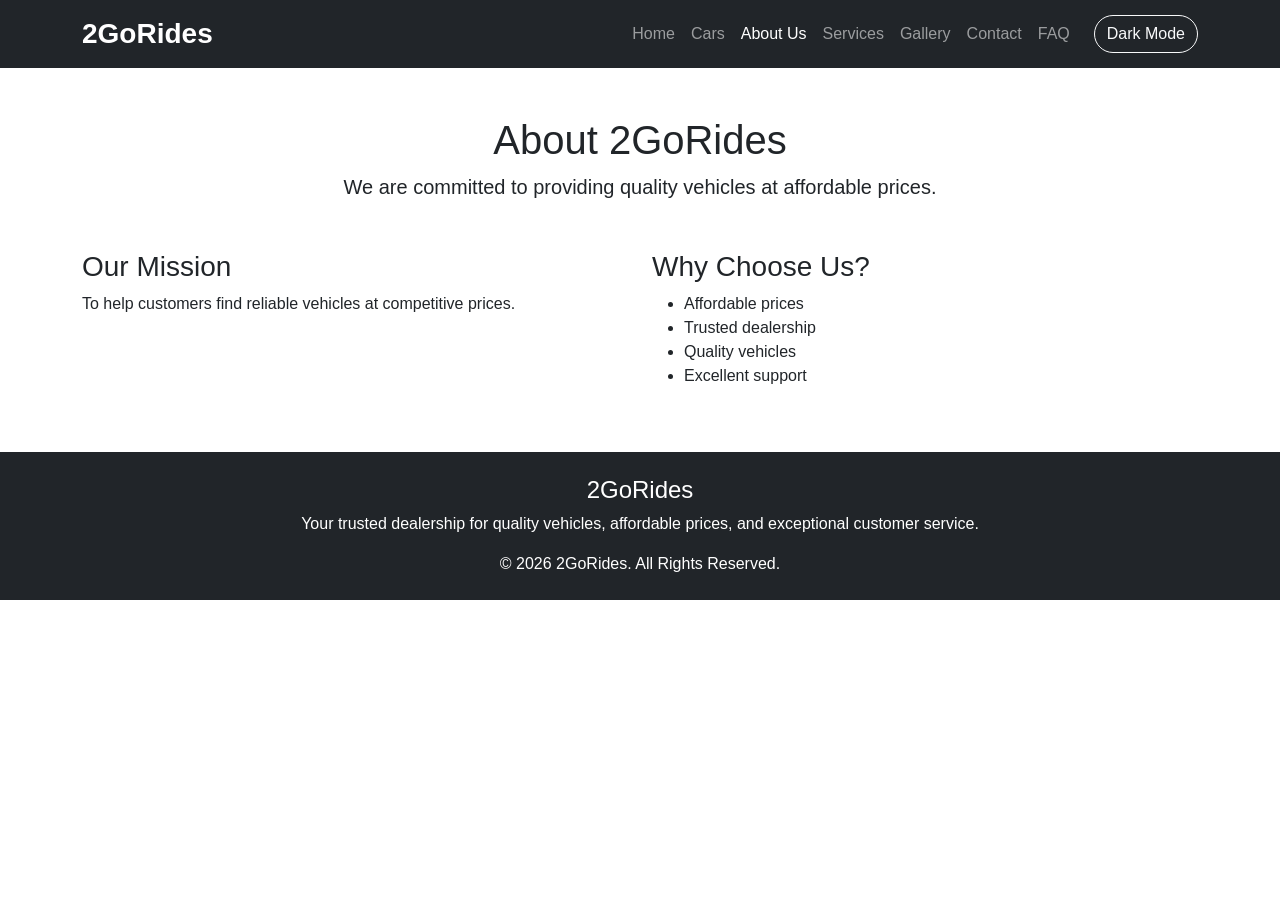
<file: about.html>
<!doctype html>
<html lang="en">
<head>
    <meta charset="utf-8">
    <meta name="viewport" content="width=device-width, initial-scale=1">
    <title>About Us</title>
    <link href="https://cdn.jsdelivr.net/npm/bootstrap@5.3.8/dist/css/bootstrap.min.css" rel="stylesheet">
    <link rel="stylesheet" href="styles.css">
</head>
<body>

<nav class="navbar navbar-expand-lg navbar-dark bg-dark">
    <div class="container">

        <a class="navbar-brand" href="index.html">2GoRides</a>

        <button class="navbar-toggler" type="button"
                data-bs-toggle="collapse"
                data-bs-target="#navbarNav">

            <span class="navbar-toggler-icon"></span>

        </button>

        <div class="collapse navbar-collapse" id="navbarNav">

            <ul class="navbar-nav ms-auto">

                <li class="nav-item">
                    <a class="nav-link" href="index.html">Home</a>
                </li>

                <li class="nav-item">
                    <a class="nav-link" href="cars.html">Cars</a>
                </li>

                <li class="nav-item">
                    <a class="nav-link active" href="about.html">About Us</a>
                </li>

                <li class="nav-item">
                    <a class="nav-link" href="services.html">Services</a>
                </li>

                <li class="nav-item">
                    <a class="nav-link" href="gallery.html">Gallery</a>
                </li>

                <li class="nav-item">
                    <a class="nav-link" href="contact.html">Contact</a>
                </li>

                <li class="nav-item">
                    <a class="nav-link"href="faq.html">FAQ</a>
                </li>


            </ul>
            <button id="darkModeBtn" class="btn btn-outline-light ms-3">
                Dark Mode
            </button>

        </div>

    </div>
</nav>


<div class="container my-5">

    <h1 class="text-center">About 2GoRides</h1>

    <p class="lead text-center">
        We are committed to providing quality vehicles at affordable prices.
    </p>
    <div class="row mt-5">

    <div class="col-md-6">
        <h3>Our Mission</h3>
        <p>
            To help customers find reliable vehicles at competitive prices.
        </p>
    </div>

    <div class="col-md-6">
        <h3>Why Choose Us?</h3>
        <ul>
            <li>Affordable prices</li>
            <li>Trusted dealership</li>
            <li>Quality vehicles</li>
            <li>Excellent support</li>
        </ul>
    </div>

</div>

</div>

<footer class="bg-dark text-white mt-5">

    <div class="container text-center py-4">

        <h4>
            2GoRides
        </h4>

        <p>

            Your trusted dealership for quality vehicles, affordable prices, and exceptional customer service.

        </p>

        <p class="mb-0">

            © 2026 2GoRides. All Rights Reserved.

        </p>

    </div>

</footer>

<script src="script.js"></script>
<script src="https://cdn.jsdelivr.net/npm/bootstrap@5.3.8/dist/js/bootstrap.bundle.min.js"></script>
</body>
</html>
</file>
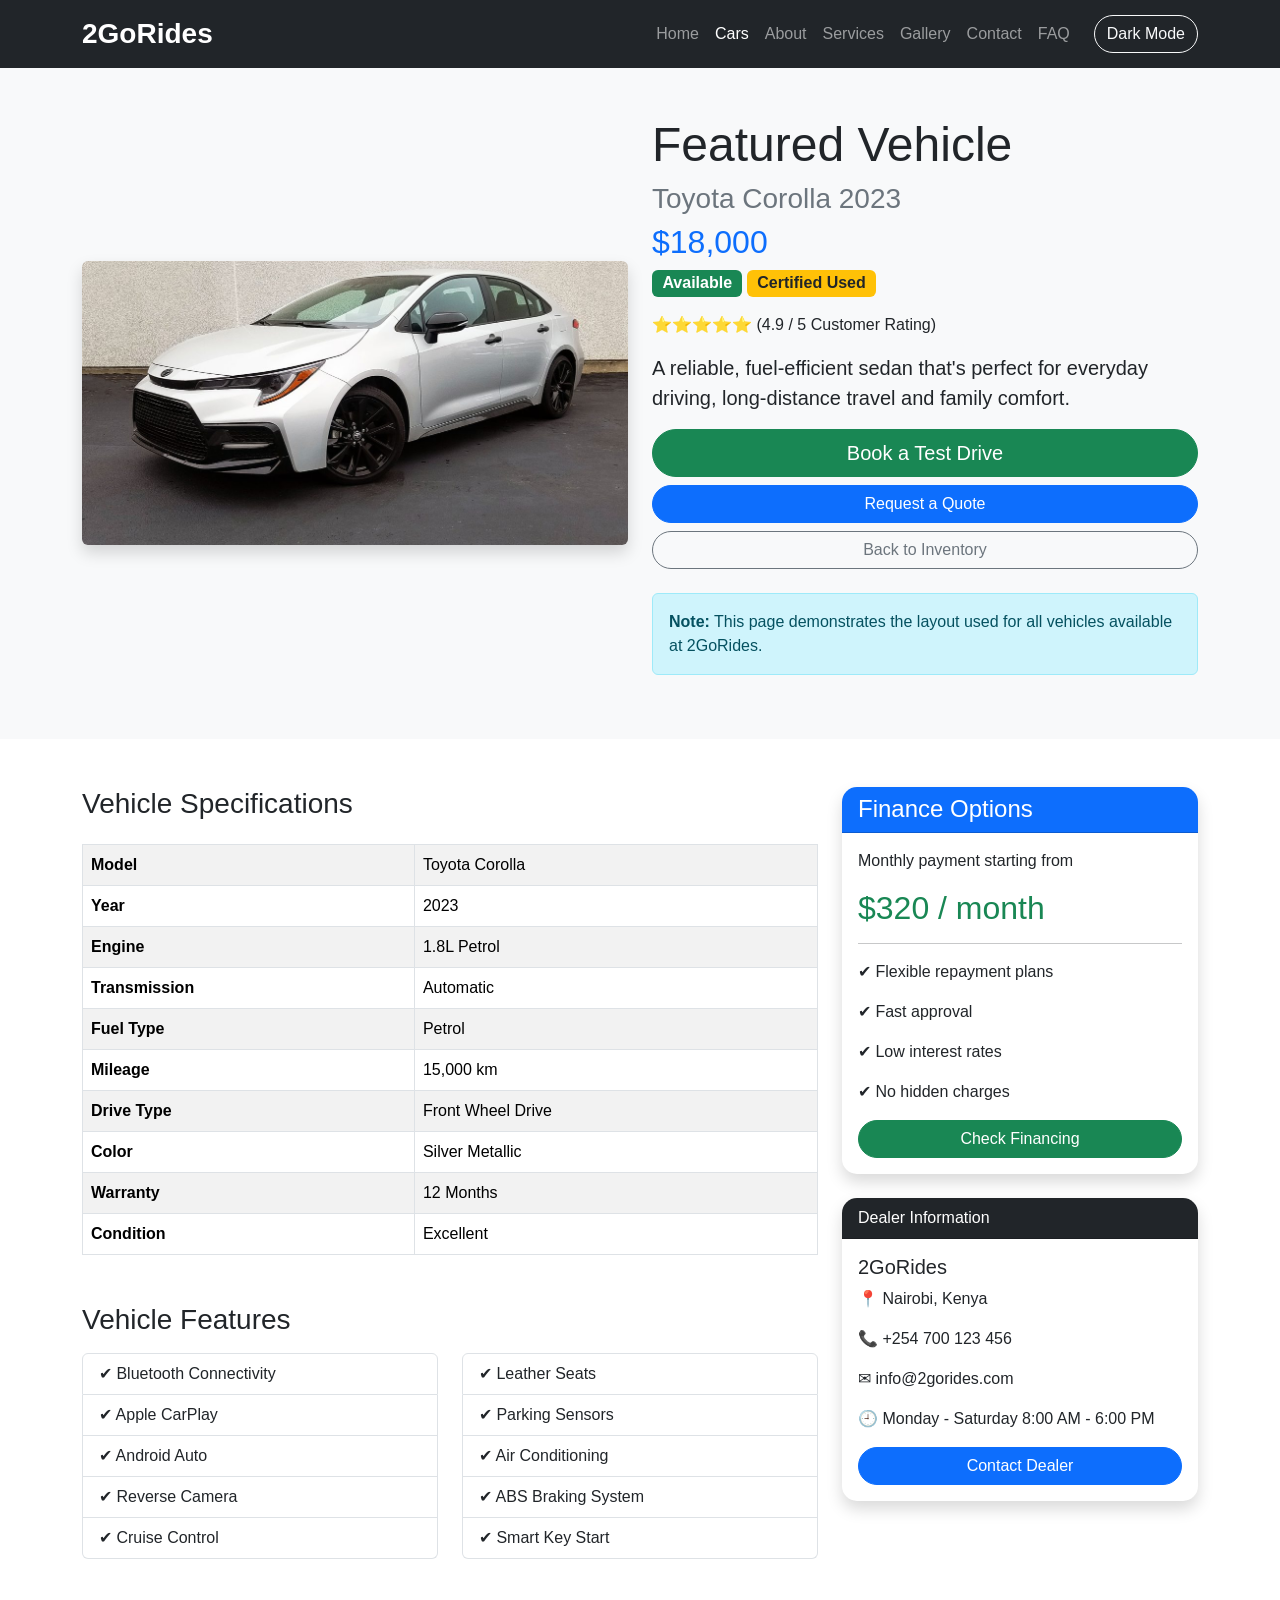
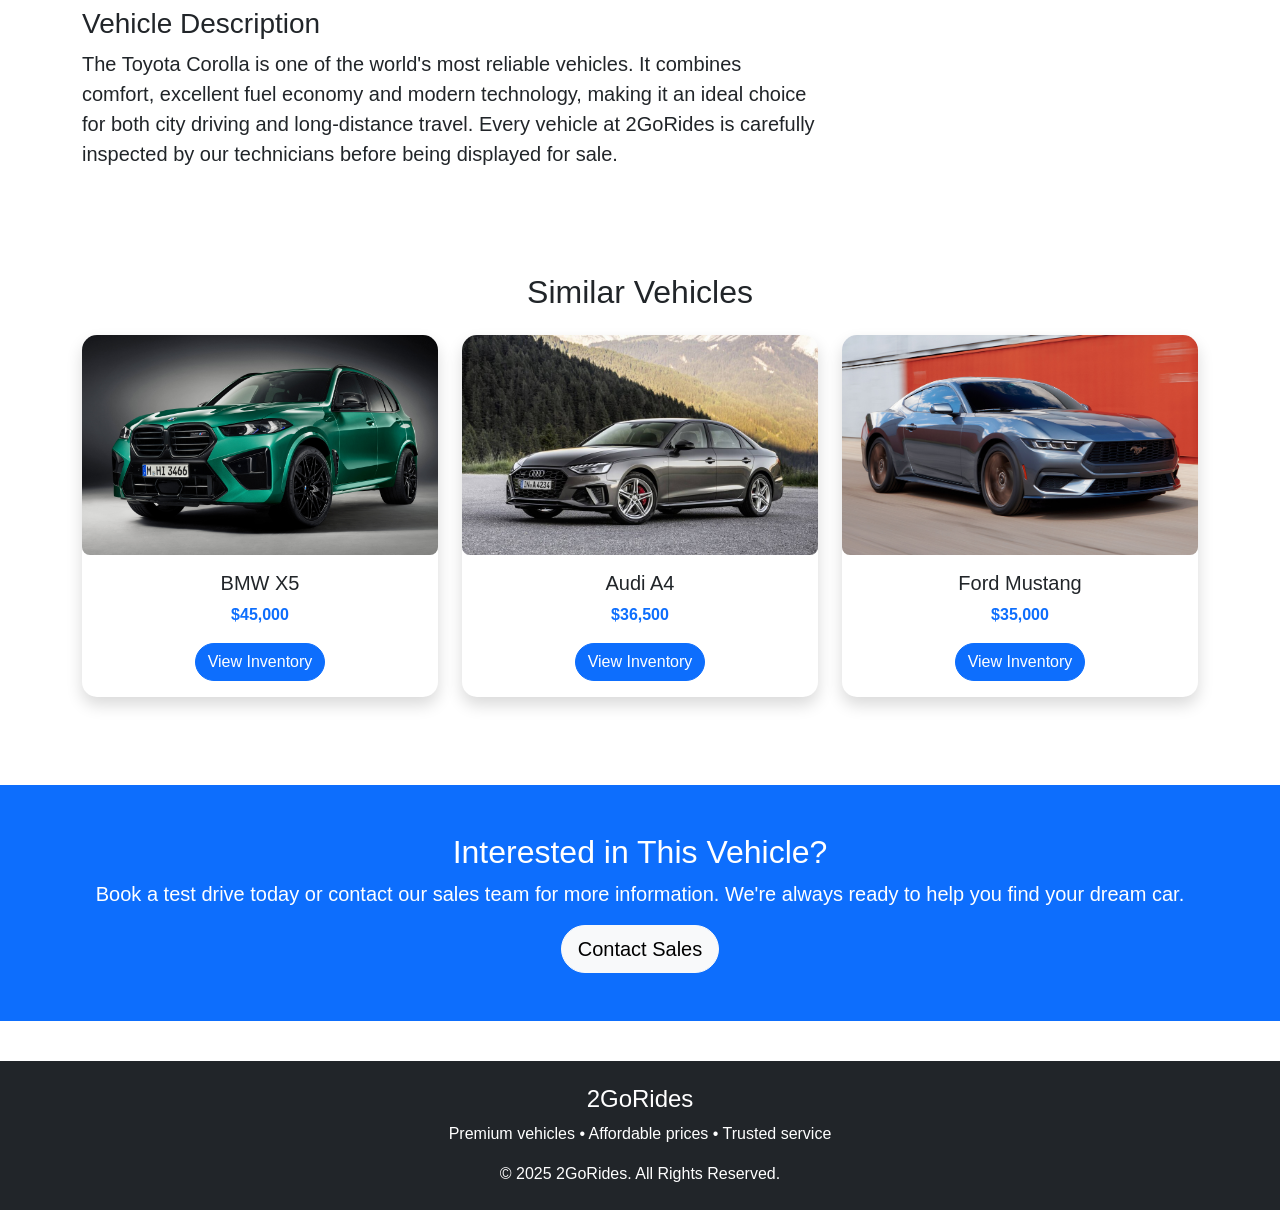
<file: car-details.html>
<!doctype html>
<html lang="en">
   <head>
      <meta charset="utf-8">
      <meta name="viewport"
         content="width=device-width, initial-scale=1">
      <title>Vehicle Details - 2GoRides</title>
      <link href="https://cdn.jsdelivr.net/npm/bootstrap@5.3.8/dist/css/bootstrap.min.css" rel="stylesheet">
      <link rel="stylesheet" href="styles.css">
   </head>
   <body>
      <nav class="navbar navbar-expand-lg navbar-dark bg-dark">
         <div class="container">
            <a class="navbar-brand" href="index.html">2GoRides</a>
            <button class="navbar-toggler" type="button" data-bs-toggle="collapse" data-bs-target="#navbarNav">
            <span class="navbar-toggler-icon"></span>
            </button>
            <div class="collapse navbar-collapse" id="navbarNav">
               <ul class="navbar-nav ms-auto">
                  <li class="nav-item">
                     <a class="nav-link" href="index.html">Home</a>
                  </li>
                  <li class="nav-item">
                     <a class="nav-link active" href="cars.html">Cars</a>
                  </li>
                  <li class="nav-item">
                     <a class="nav-link"
                        href="about.html">
                     About
                     </a>
                  </li>
                  <li class="nav-item">
                     <a class="nav-link"
                        href="services.html">
                     Services
                     </a>
                  </li>
                  <li class="nav-item">
                     <a class="nav-link"
                        href="gallery.html">
                     Gallery
                     </a>
                  </li>
                  <li class="nav-item">
                     <a class="nav-link"
                        href="contact.html">
                     Contact
                     </a>
                  </li>
                  <li class="nav-item">
                     <a class="nav-link"
                        href="faq.html">
                     FAQ
                     </a>
                  </li>
               </ul>
               <button id="darkModeBtn"
                  class="btn btn-outline-light ms-3">
               Dark Mode
               </button>
            </div>
         </div>
      </nav>
      <section class="bg-light py-5">
         <div class="container">
            <div class="row align-items-center">
               <div class="col-lg-6">
                  <img src="cars/corolla.jpg"
                     class="img-fluid rounded shadow"
                     alt="Toyota Corolla">
               </div>
               <div class="col-lg-6">
                  <h1 class="display-5">
                     Featured Vehicle
                  </h1>
                  <h3 class="text-secondary">
                     Toyota Corolla 2023
                  </h3>
                  <h2 class="text-primary">
                     $18,000
                  </h2>
                  <span class="badge bg-success fs-6">
                  Available
                  </span>
                  <span class="badge bg-warning text-dark fs-6">
                  Certified Used
                  </span>
                  <p class="mt-3">
                     ⭐⭐⭐⭐⭐ (4.9 / 5 Customer Rating)
                  </p>
                  <p class="lead">
                     A reliable, fuel-efficient sedan that's perfect for everyday driving,
                     long-distance travel and family comfort.
                  </p>
                  <div class="d-grid gap-2">
                     <a href="contact.html"
                        class="btn btn-success btn-lg">
                     Book a Test Drive
                     </a>
                     <a href="contact.html"
                        class="btn btn-primary">
                     Request a Quote
                     </a>
                     <a href="cars.html"
                        class="btn btn-outline-secondary">
                     Back to Inventory
                     </a>
                  </div>
                  <div class="alert alert-info mt-4">
                     <strong>Note:</strong>
                     This page demonstrates the layout used for all vehicles available at
                     2GoRides.
                  </div>
               </div>
            </div>
         </div>
      </section>
      <div class="container my-5">
         <div class="row">
            <div class="col-lg-8">
               <h3 class="mb-4">
                  Vehicle Specifications
               </h3>
               <table class="table table-bordered table-striped">
                  <tr>
                     <th>Model</th>
                     <td>Toyota Corolla</td>
                  </tr>
                  <tr>
                     <th>Year</th>
                     <td>2023</td>
                  </tr>
                  <tr>
                     <th>Engine</th>
                     <td>1.8L Petrol</td>
                  </tr>
                  <tr>
                     <th>Transmission</th>
                     <td>Automatic</td>
                  </tr>
                  <tr>
                     <th>Fuel Type</th>
                     <td>Petrol</td>
                  </tr>
                  <tr>
                     <th>Mileage</th>
                     <td>15,000 km</td>
                  </tr>
                  <tr>
                     <th>Drive Type</th>
                     <td>Front Wheel Drive</td>
                  </tr>
                  <tr>
                     <th>Color</th>
                     <td>Silver Metallic</td>
                  </tr>
                  <tr>
                     <th>Warranty</th>
                     <td>12 Months</td>
                  </tr>
                  <tr>
                     <th>Condition</th>
                     <td>Excellent</td>
                  </tr>
               </table>
               <h3 class="mt-5 mb-3">
                  Vehicle Features
               </h3>
               <div class="row">
                  <div class="col-md-6">
                     <ul class="list-group">
                        <li class="list-group-item">✔ Bluetooth Connectivity</li>
                        <li class="list-group-item">✔ Apple CarPlay</li>
                        <li class="list-group-item">✔ Android Auto</li>
                        <li class="list-group-item">✔ Reverse Camera</li>
                        <li class="list-group-item">✔ Cruise Control</li>
                     </ul>
                  </div>
                  <div class="col-md-6">
                     <ul class="list-group">
                        <li class="list-group-item">✔ Leather Seats</li>
                        <li class="list-group-item">✔ Parking Sensors</li>
                        <li class="list-group-item">✔ Air Conditioning</li>
                        <li class="list-group-item">✔ ABS Braking System</li>
                        <li class="list-group-item">✔ Smart Key Start</li>
                     </ul>
                  </div>
               </div>
               <h3 class="mt-5">
                  Vehicle Description
               </h3>
               <p class="lead">
                  The Toyota Corolla is one of the world's most reliable vehicles.
                  It combines comfort, excellent fuel economy and modern technology,
                  making it an ideal choice for both city driving and long-distance travel.
                  Every vehicle at 2GoRides is carefully inspected by our technicians
                  before being displayed for sale.
               </p>
            </div>
            <div class="col-lg-4">
               <div class="card shadow mb-4">
                  <div class="card-header bg-primary text-white">
                     <h4 class="mb-0">
                        Finance Options
                     </h4>
                  </div>
                  <div class="card-body">
                     <p>
                        Monthly payment starting from
                     </p>
                     <h2 class="text-success">
                        $320 / month
                     </h2>
                     <hr>
                     <p>✔ Flexible repayment plans</p>
                     <p>✔ Fast approval</p>
                     <p>✔ Low interest rates</p>
                     <p>✔ No hidden charges</p>
                     <a href="contact.html"
                        class="btn btn-success w-100">
                     Check Financing
                     </a>
                  </div>
               </div>
               <div class="card shadow">
                  <div class="card-header bg-dark text-white">
                     Dealer Information
                  </div>
                  <div class="card-body">
                     <h5>
                        2GoRides
                     </h5>
                     <p>
                        📍 Nairobi, Kenya
                     </p>
                     <p>
                        📞 +254 700 123 456
                     </p>
                     <p>
                        ✉ info@2gorides.com
                     </p>
                     <p>
                        🕘 Monday - Saturday
                        8:00 AM - 6:00 PM
                     </p>
                     <a href="contact.html"
                        class="btn btn-primary w-100">
                     Contact Dealer
                     </a>
                  </div>
               </div>
            </div>
         </div>
      </div>
      <section class="container my-5">
         <h2 class="text-center mb-4">
            Similar Vehicles
         </h2>
         <div class="row g-4">
            <div class="col-md-4">
               <div class="card h-100 shadow">
                  <img src="cars/bmw-x5.jpg"
                     class="card-img-top"
                     alt="BMW X5">
                  <div class="card-body text-center">
                     <h5>
                        BMW X5
                     </h5>
                     <p class="text-primary fw-bold">
                        $45,000
                     </p>
                     <a href="cars.html"
                        class="btn btn-primary">
                     View Inventory
                     </a>
                  </div>
               </div>
            </div>
            <div class="col-md-4">
               <div class="card h-100 shadow">
                  <img src="cars/audi-a4.jpg"
                     class="card-img-top"
                     alt="Audi A4">
                  <div class="card-body text-center">
                     <h5>
                        Audi A4
                     </h5>
                     <p class="text-primary fw-bold">
                        $36,500
                     </p>
                     <a href="cars.html"
                        class="btn btn-primary">
                     View Inventory
                     </a>
                  </div>
               </div>
            </div>
            <div class="col-md-4">
               <div class="card h-100 shadow">
                  <img src="cars/mustang.jpg"
                     class="card-img-top"
                     alt="Ford Mustang">
                  <div class="card-body text-center">
                     <h5>
                        Ford Mustang
                     </h5>
                     <p class="text-primary fw-bold">
                        $35,000
                     </p>
                     <a href="cars.html"
                        class="btn btn-primary">
                     View Inventory
                     </a>
                  </div>
               </div>
            </div>
         </div>
      </section>
      <section class="bg-primary text-white py-5">
         <div class="container text-center">
            <h2>
               Interested in This Vehicle?
            </h2>
            <p class="lead">
               Book a test drive today or contact our sales team for more information.
               We're always ready to help you find your dream car.
            </p>
            <a href="contact.html"
               class="btn btn-light btn-lg">
            Contact Sales
            </a>
         </div>
      </section>
      <footer class="bg-dark text-white">
         <div class="container text-center py-4">
            <h4>
               2GoRides
            </h4>
            <p>
               Premium vehicles • Affordable prices • Trusted service
            </p>
            <p class="mb-0">
               © 2025 2GoRides. All Rights Reserved.
            </p>
         </div>
      </footer>
      <script src="script.js"></script>
      <script src="https://cdn.jsdelivr.net/npm/bootstrap@5.3.8/dist/js/bootstrap.bundle.min.js"></script>
   </body>
</html>
</file>
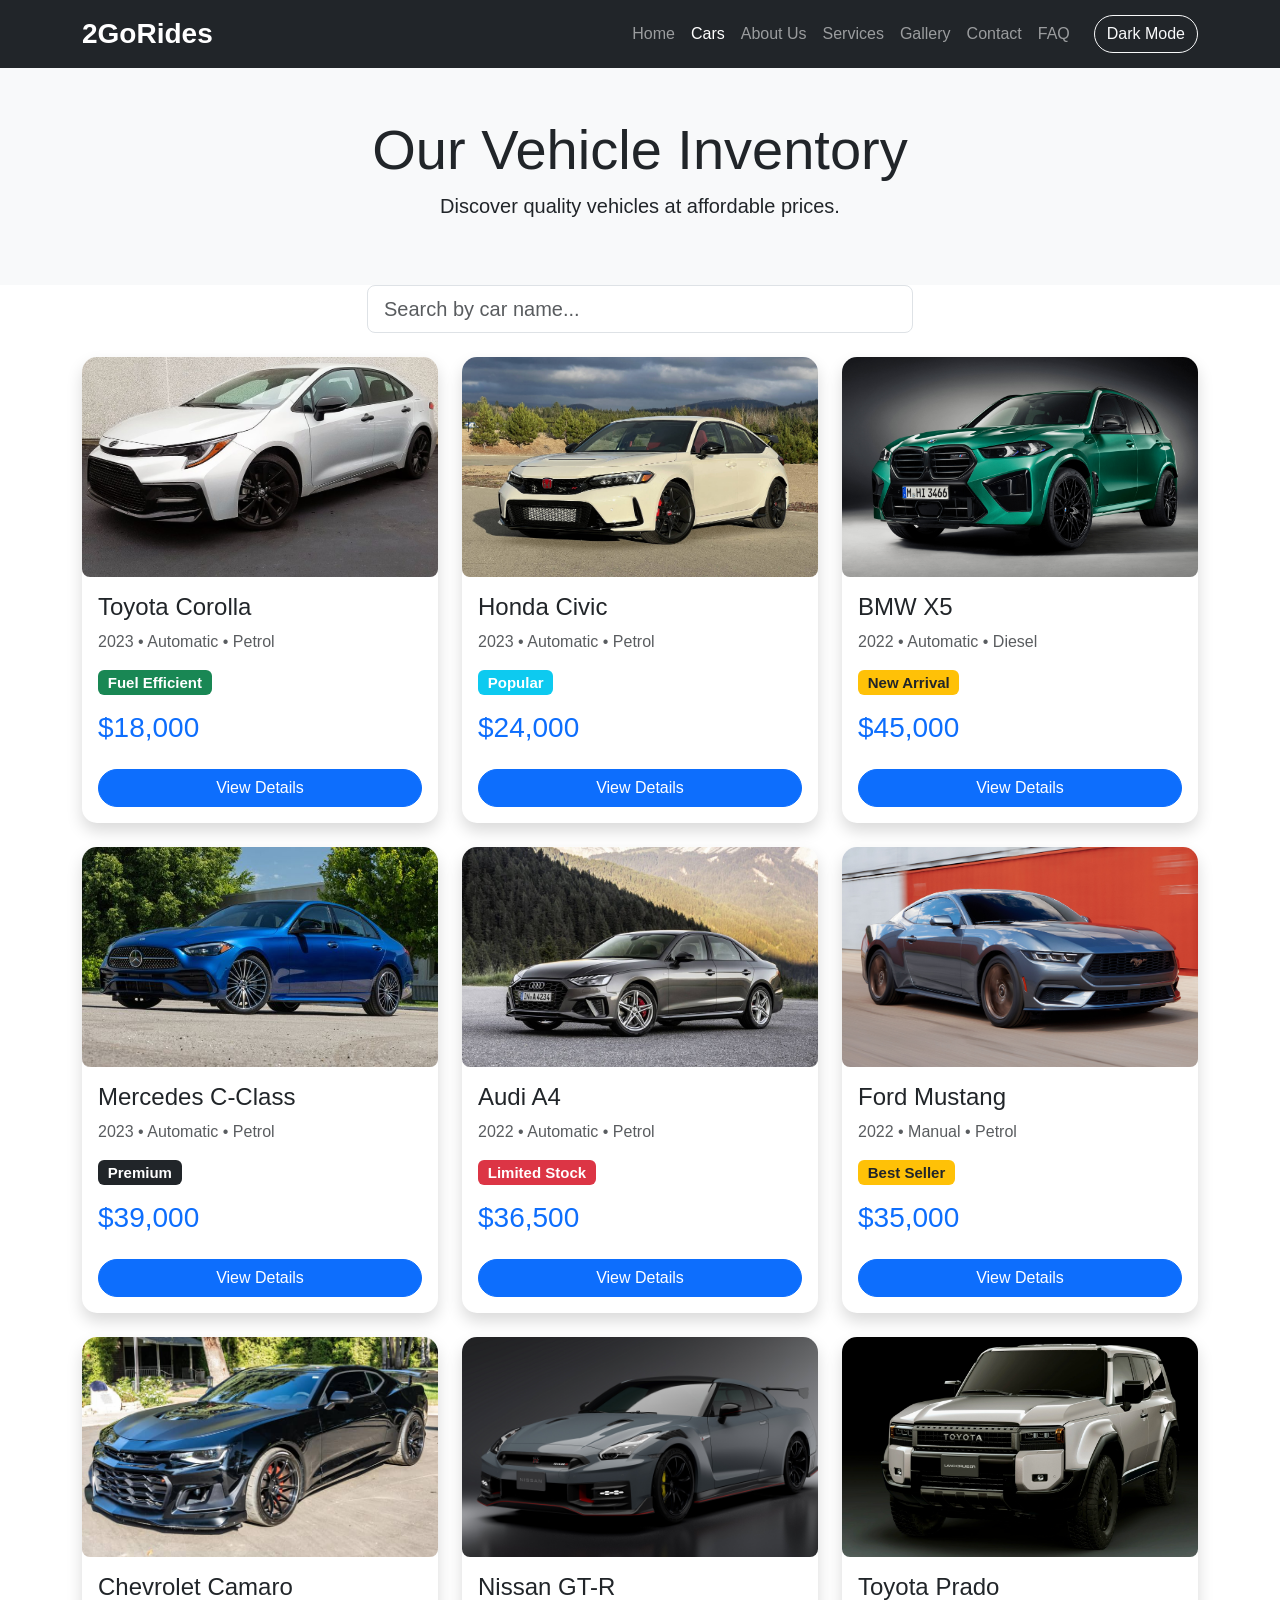
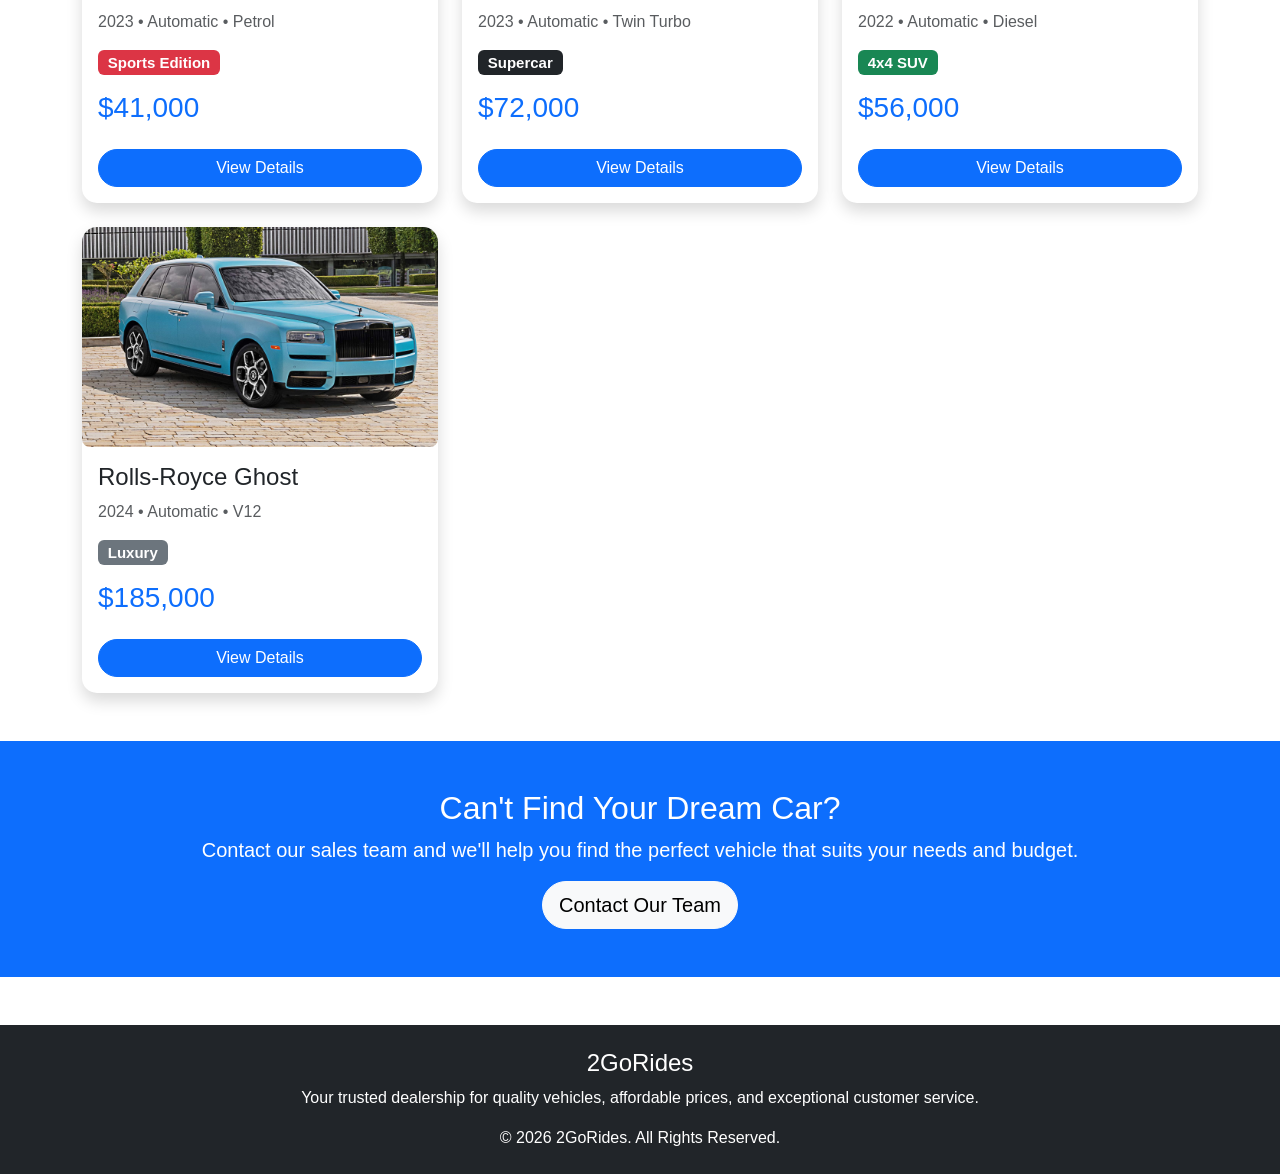
<file: cars.html>
<!doctype html>
<html lang="en">
   <head>
      <meta charset="utf-8">
      <meta name="viewport" content="width=device-width, initial-scale=1">
      <title>Cars - 2GoRides</title>
      <link href="https://cdn.jsdelivr.net/npm/bootstrap@5.3.8/dist/css/bootstrap.min.css" rel="stylesheet">
      <link rel="stylesheet" href="styles.css">
   </head>
   <body>
      <nav class="navbar navbar-expand-lg navbar-dark bg-dark">
         <div class="container">
            <a class="navbar-brand" href="index.html">
            2GoRides
            </a>
            <button class="navbar-toggler"
               type="button"
               data-bs-toggle="collapse"
               data-bs-target="#navbarNav">
            <span class="navbar-toggler-icon"></span>
            </button>
            <div class="collapse navbar-collapse" id="navbarNav">
               <ul class="navbar-nav ms-auto">
                  <li class="nav-item">
                     <a class="nav-link" href="index.html">Home</a>
                  </li>
                  <li class="nav-item">
                     <a class="nav-link active" href="cars.html">Cars</a>
                  </li>
                  <li class="nav-item">
                     <a class="nav-link" href="about.html">About Us</a>
                  </li>
                  <li class="nav-item">
                     <a class="nav-link" href="services.html">Services</a>
                  </li>
                  <li class="nav-item">
                     <a class="nav-link" href="gallery.html">Gallery</a>
                  </li>
                  <li class="nav-item">
                     <a class="nav-link" href="contact.html">Contact</a>
                  </li>
                  <li class="nav-item">
                     <a class="nav-link" href="faq.html">FAQ</a>
                  </li>
               </ul>
               <button id="darkModeBtn"
                  class="btn btn-outline-light ms-3">
               Dark Mode
               </button>
            </div>
         </div>
      </nav>
      <section class="bg-light py-5">
         <div class="container text-center">
            <h1 class="display-4">
               Our Vehicle Inventory
            </h1>
            <p class="lead">
               Discover quality vehicles at affordable prices.
            </p>
         </div>
      </section>
      <div class="container mb-5">
         <div class="row mb-4">
            <div class="col-md-6 mx-auto">
               <input
                  type="text"
                  id="searchInput"
                  class="form-control form-control-lg"
                  placeholder="Search by car name...">
            </div>
         </div>
         <div class="row g-4">
            <!-- Toyota Corolla -->
            <div class="col-lg-4 col-md-6 car-item">
               <div class="card h-100 shadow">
                  <img src="cars/corolla.jpg"
                     class="card-img-top"
                     alt="Toyota Corolla">
                  <div class="card-body">
                     <h4 class="card-title">
                        Toyota Corolla
                     </h4>
                     <p class="text-muted">
                        2023 • Automatic • Petrol
                     </p>
                     <span class="badge bg-success">
                     Fuel Efficient
                     </span>
                     <h3 class="text-primary mt-3">
                        $18,000
                     </h3>
                     <a href="car-details.html"
                        class="btn btn-primary w-100 mt-3">
                     View Details
                     </a>
                  </div>
               </div>
            </div>
            <!-- Honda Civic -->
            <div class="col-lg-4 col-md-6 car-item">
               <div class="card h-100 shadow">
                  <img src="cars/civic.jpg"
                     class="card-img-top"
                     alt="Honda Civic">
                  <div class="card-body">
                     <h4 class="card-title">
                        Honda Civic
                     </h4>
                     <p class="text-muted">
                        2023 • Automatic • Petrol
                     </p>
                     <span class="badge bg-info">
                     Popular
                     </span>
                     <h3 class="text-primary mt-3">
                        $24,000
                     </h3>
                     <a href="car-details.html"
                        class="btn btn-primary w-100 mt-3">
                     View Details
                     </a>
                  </div>
               </div>
            </div>
            <!-- BMW X5 -->
            <div class="col-lg-4 col-md-6 car-item">
               <div class="card h-100 shadow">
                  <img src="cars/bmw-x5.jpg"
                     class="card-img-top"
                     alt="BMW X5">
                  <div class="card-body">
                     <h4 class="card-title">
                        BMW X5
                     </h4>
                     <p class="text-muted">
                        2022 • Automatic • Diesel
                     </p>
                     <span class="badge bg-warning text-dark">
                     New Arrival
                     </span>
                     <h3 class="text-primary mt-3">
                        $45,000
                     </h3>
                     <a href="car-details.html"
                        class="btn btn-primary w-100 mt-3">
                     View Details
                     </a>
                  </div>
               </div>
            </div>
            <!-- Mercedes C-Class -->
            <div class="col-lg-4 col-md-6 car-item">
               <div class="card h-100 shadow">
                  <img src="cars/cclass.jpg"
                     class="card-img-top"
                     alt="Mercedes C-Class">
                  <div class="card-body">
                     <h4 class="card-title">
                        Mercedes C-Class
                     </h4>
                     <p class="text-muted">
                        2023 • Automatic • Petrol
                     </p>
                     <span class="badge bg-dark">
                     Premium
                     </span>
                     <h3 class="text-primary mt-3">
                        $39,000
                     </h3>
                     <a href="car-details.html"
                        class="btn btn-primary w-100 mt-3">
                     View Details
                     </a>
                  </div>
               </div>
            </div>
            <!-- Audi A4 -->
            <div class="col-lg-4 col-md-6 car-item">
               <div class="card h-100 shadow">
                  <img src="cars/audi-a4.jpg"
                     class="card-img-top"
                     alt="Audi A4">
                  <div class="card-body">
                     <h4 class="card-title">
                        Audi A4
                     </h4>
                     <p class="text-muted">
                        2022 • Automatic • Petrol
                     </p>
                     <span class="badge bg-danger">
                     Limited Stock
                     </span>
                     <h3 class="text-primary mt-3">
                        $36,500
                     </h3>
                     <a href="car-details.html"
                        class="btn btn-primary w-100 mt-3">
                     View Details
                     </a>
                  </div>
               </div>
            </div>
            <!-- Ford Mustang -->
            <div class="col-lg-4 col-md-6 car-item">
               <div class="card h-100 shadow">
                  <img src="cars/mustang.jpg"
                     class="card-img-top"
                     alt="Ford Mustang">
                  <div class="card-body">
                     <h4 class="card-title">
                        Ford Mustang
                     </h4>
                     <p class="text-muted">
                        2022 • Manual • Petrol
                     </p>
                     <span class="badge bg-warning text-dark">
                     Best Seller
                     </span>
                     <h3 class="text-primary mt-3">
                        $35,000
                     </h3>
                     <a href="car-details.html"
                        class="btn btn-primary w-100 mt-3">
                     View Details
                     </a>
                  </div>
               </div>
            </div>
            <!-- Chevrolet Camaro -->
            <div class="col-lg-4 col-md-6 car-item">
               <div class="card h-100 shadow">
                  <img src="cars/camaro.jpg"
                     class="card-img-top"
                     alt="Chevrolet Camaro">
                  <div class="card-body">
                     <h4 class="card-title">
                        Chevrolet Camaro
                     </h4>
                     <p class="text-muted">
                        2023 • Automatic • Petrol
                     </p>
                     <span class="badge bg-danger">
                     Sports Edition
                     </span>
                     <h3 class="text-primary mt-3">
                        $41,000
                     </h3>
                     <a href="car-details.html"
                        class="btn btn-primary w-100 mt-3">
                     View Details
                     </a>
                  </div>
               </div>
            </div>
            <!-- Nissan GT-R -->
            <div class="col-lg-4 col-md-6 car-item">
               <div class="card h-100 shadow">
                  <img src="cars/gtr.jpg"
                     class="card-img-top"
                     alt="Nissan GT-R">
                  <div class="card-body">
                     <h4 class="card-title">
                        Nissan GT-R
                     </h4>
                     <p class="text-muted">
                        2023 • Automatic • Twin Turbo
                     </p>
                     <span class="badge bg-dark">
                     Supercar
                     </span>
                     <h3 class="text-primary mt-3">
                        $72,000
                     </h3>
                     <a href="car-details.html"
                        class="btn btn-primary w-100 mt-3">
                     View Details
                     </a>
                  </div>
               </div>
            </div>
            <!-- Toyota Prado -->
            <div class="col-lg-4 col-md-6 car-item">
               <div class="card h-100 shadow">
                  <img src="cars/prado.jpeg"
                     class="card-img-top"
                     alt="Toyota Prado">
                  <div class="card-body">
                     <h4 class="card-title">
                        Toyota Prado
                     </h4>
                     <p class="text-muted">
                        2022 • Automatic • Diesel
                     </p>
                     <span class="badge bg-success">
                     4x4 SUV
                     </span>
                     <h3 class="text-primary mt-3">
                        $56,000
                     </h3>
                     <a href="car-details.html"
                        class="btn btn-primary w-100 mt-3">
                     View Details
                     </a>
                  </div>
               </div>
            </div>
            <!-- Rolls Royce -->
            <div class="col-lg-4 col-md-6 car-item">
               <div class="card h-100 shadow">
                  <img src="cars/rolls.jpg"
                     class="card-img-top"
                     alt="Rolls Royce">
                  <div class="card-body">
                     <h4 class="card-title">
                        Rolls-Royce Ghost
                     </h4>
                     <p class="text-muted">
                        2024 • Automatic • V12
                     </p>
                     <span class="badge bg-secondary">
                     Luxury
                     </span>
                     <h3 class="text-primary mt-3">
                        $185,000
                     </h3>
                     <a href="car-details.html"
                        class="btn btn-primary w-100 mt-3">
                     View Details
                     </a>
                  </div>
               </div>
            </div>
         </div>
      </div>
      <section class="bg-primary text-white py-5">
         <div class="container text-center">
            <h2>
               Can't Find Your Dream Car?
            </h2>
            <p class="lead">
               Contact our sales team and we'll help you find the perfect vehicle that suits your needs and budget.
            </p>
            <a href="contact.html"
               class="btn btn-light btn-lg">
            Contact Our Team
            </a>
         </div>
      </section>
      <footer class="bg-dark text-white mt-5">
         <div class="container text-center py-4">
            <h4>
               2GoRides
            </h4>
            <p>
               Your trusted dealership for quality vehicles, affordable prices, and exceptional customer service.
            </p>
            <p class="mb-0">
               © 2026 2GoRides. All Rights Reserved.
            </p>
         </div>
      </footer>
      <script src="script.js"></script>
      <script src="https://cdn.jsdelivr.net/npm/bootstrap@5.3.8/dist/js/bootstrap.bundle.min.js"></script>
   </body>
</html>
</file>
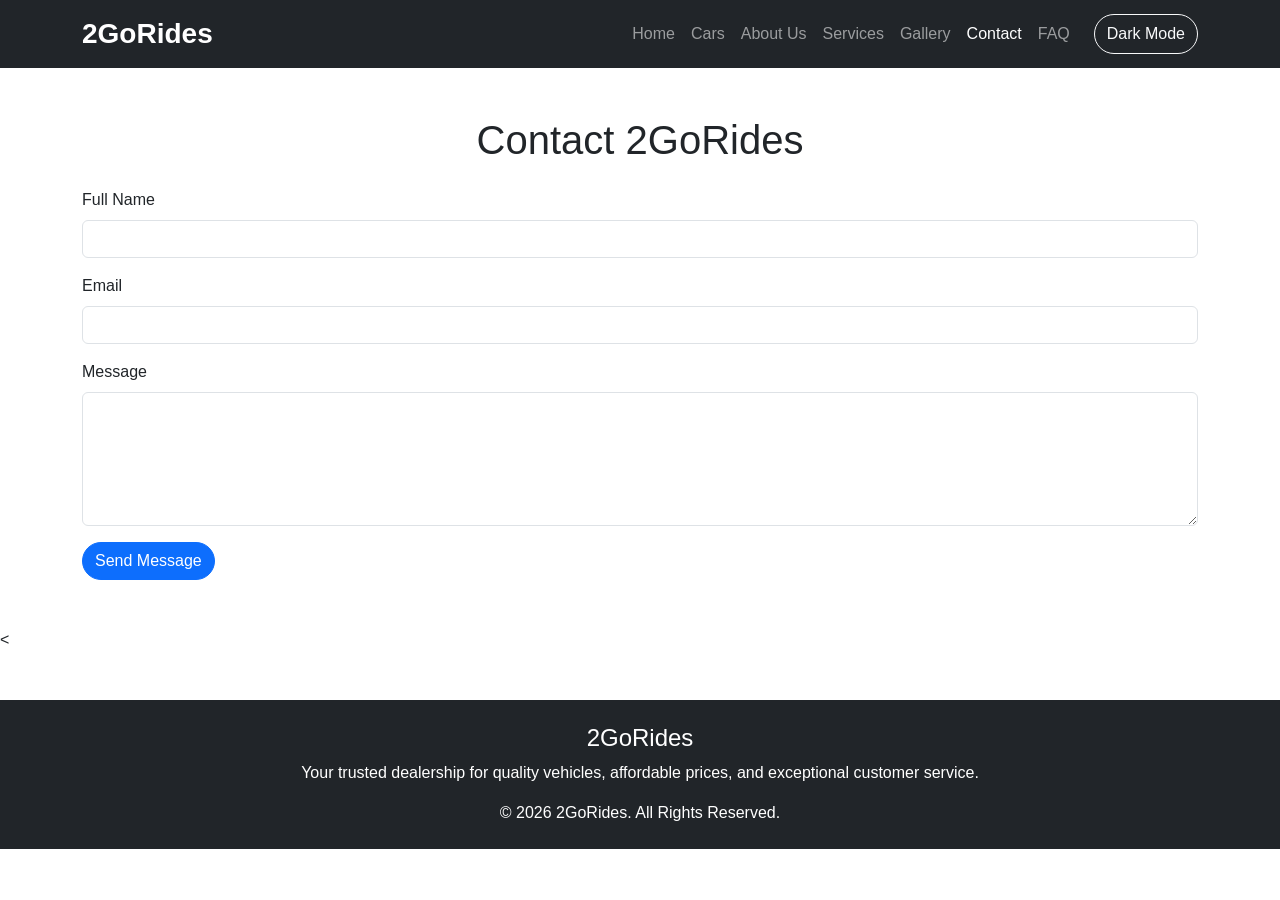
<file: contact.html>
<!doctype html>
<html lang="en">
   <head>
      <meta charset="utf-8">
      <meta name="viewport" content="width=device-width, initial-scale=1">
      <title>Contact Us - 2GoRides</title>
      <link href="https://cdn.jsdelivr.net/npm/bootstrap@5.3.8/dist/css/bootstrap.min.css" rel="stylesheet">
      <link rel="stylesheet" href="styles.css">
   </head>
   <body>
      <nav class="navbar navbar-expand-lg navbar-dark bg-dark">
         <div class="container">
            <a class="navbar-brand" href="index.html">2GoRides</a>
            <button class="navbar-toggler"
               type="button"
               data-bs-toggle="collapse"
               data-bs-target="#navbarNav">
            <span class="navbar-toggler-icon"></span>
            </button>
            <div class="collapse navbar-collapse"
               id="navbarNav">
               <ul class="navbar-nav ms-auto">
                  <li class="nav-item">
                     <a class="nav-link" href="index.html">Home</a>
                  </li>
                  <li class="nav-item">
                     <a class="nav-link" href="cars.html">Cars</a>
                  </li>
                  <li class="nav-item">
                     <a class="nav-link" href="about.html">About Us</a>
                  </li>
                  <li class="nav-item">
                     <a class="nav-link" href="services.html">Services</a>
                  </li>
                  <li class="nav-item">
                     <a class="nav-link" href="gallery.html">Gallery</a>
                  </li>
                  <li class="nav-item">
                     <a class="nav-link active" href="contact.html">Contact</a>
                  </li>
                  <li class="nav-item">
                     <a class="nav-link"href="faq.html">FAQ</a>
                  </li>
                  <button id="darkModeBtn" class="btn btn-outline-light ms-3">
                  Dark Mode
                  </button>
               </ul>
            </div>
         </div>
      </nav>
      <div class="container my-5">
         <h1 class="text-center mb-4">
            Contact 2GoRides
         </h1>
         <div id="successMessage"
            class="alert alert-success d-none">
            Your message has been sent successfully!
         </div>
         <form id="contactForm">
            <div class="mb-3">
               <label class="form-label">
               Full Name
               </label>
               <input type="text" id="name" class="form-control">
            </div>
            <div class="mb-3">
               <label class="form-label">
               Email
               </label>
               <input type="email" id="email" class="form-control">
            </div>
            <div class="mb-3">
               <label class="form-label">
               Message
               </label>
               <textarea id="message" class="form-control" rows="5"></textarea>
            </div>
            <button class="btn btn-primary">
            Send Message
            </button>
         </form>
      </div>
      <
      <footer class="bg-dark text-white mt-5">
         <div class="container text-center py-4">
            <h4>
               2GoRides
            </h4>
            <p>
               Your trusted dealership for quality vehicles, affordable prices, and exceptional customer service.
            </p>
            <p class="mb-0">
               © 2026 2GoRides. All Rights Reserved.
            </p>
         </div>
      </footer>
      <script src="script.js"></script>
      <script src="https://cdn.jsdelivr.net/npm/bootstrap@5.3.8/dist/js/bootstrap.bundle.min.js"></script>
   </body>
</html>
</file>
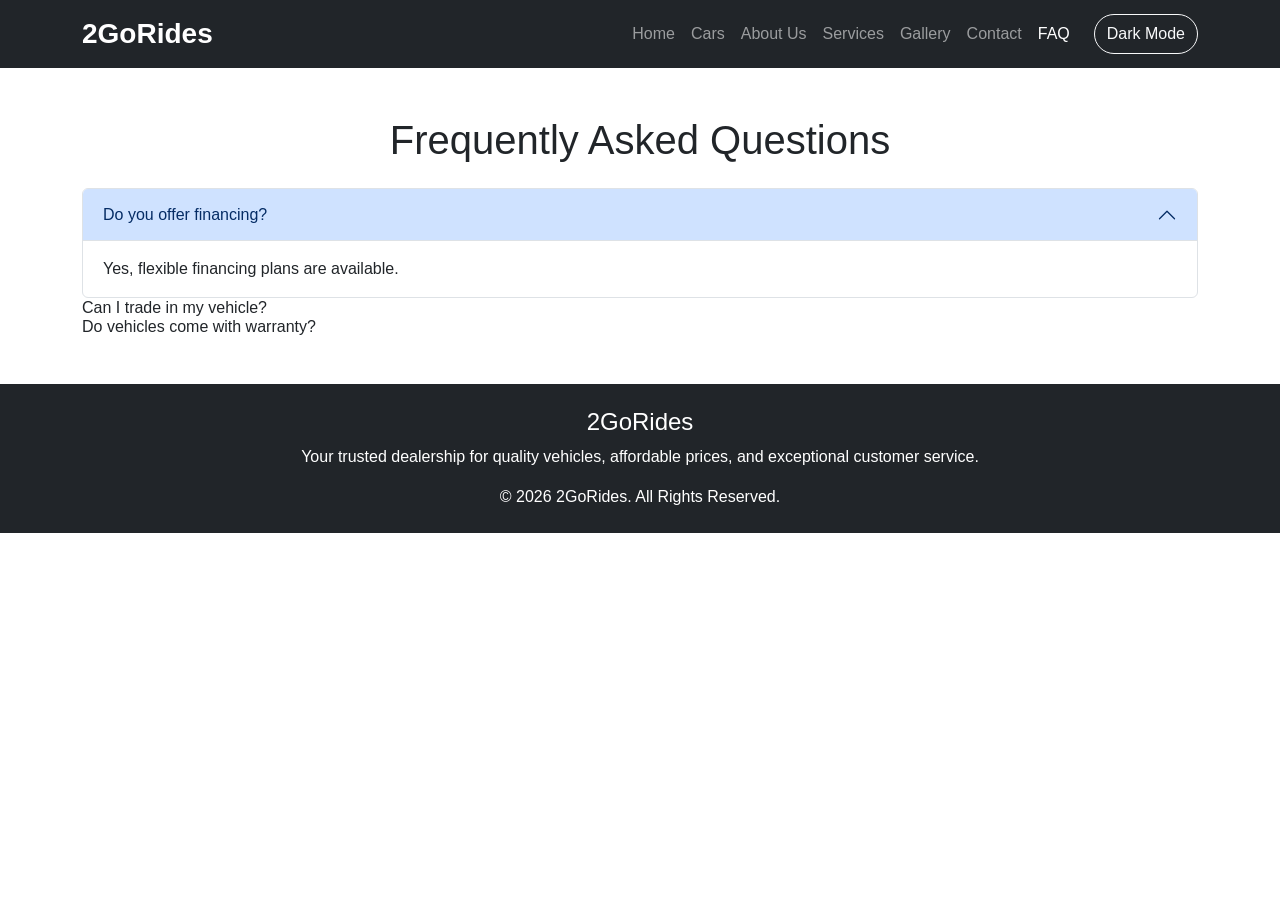
<file: faq.html>
<!doctype html>
<html lang="en">
   <head>
      <meta charset="utf-8">
      <meta name="viewport" content="width=device-width, initial-scale=1">
      <title>FAQ - 2GoRides</title>
      <link href="https://cdn.jsdelivr.net/npm/bootstrap@5.3.8/dist/css/bootstrap.min.css"rel="stylesheet">
      <link rel="stylesheet" href="styles.css">
   </head>
   <body>
      <nav class="navbar navbar-expand-lg navbar-dark bg-dark">
         <div class="container">
            <a class="navbar-brand" href="index.html">
            2GoRides
            </a>
            <button class="navbar-toggler"
               type="button"
               data-bs-toggle="collapse"
               data-bs-target="#navbarNav">
            <span class="navbar-toggler-icon"></span>
            </button>
            <div class="collapse navbar-collapse"
               id="navbarNav">
               <ul class="navbar-nav ms-auto">
                  <li class="nav-item">
                     <a class="nav-link"
                        href="index.html">Home</a>
                  </li>
                  <li class="nav-item">
                     <a class="nav-link"
                        href="cars.html">Cars</a>
                  </li>
                  <li class="nav-item">
                     <a class="nav-link"
                        href="about.html">About Us</a>
                  </li>
                  <li class="nav-item">
                     <a class="nav-link"
                        href="services.html">Services</a>
                  </li>
                  <li class="nav-item">
                     <a class="nav-link"
                        href="gallery.html">Gallery</a>
                  </li>
                  <li class="nav-item">
                     <a class="nav-link"
                        href="contact.html">Contact</a>
                  </li>
                  <li class="nav-item">
                     <a class="nav-link active"
                        href="faq.html">FAQ</a>
                  </li>
                  <button id="darkModeBtn" class="btn btn-outline-light ms-3">
                  Dark Mode
                  </button>
               </ul>
            </div>
         </div>
      </nav>
      <div class="container my-5">
         <h1 class="text-center">
            Frequently Asked Questions
         </h1>
         <div class="accordion mt-4"
            id="faqAccordion">
            <div class="accordion-item">
               <h2 class="accordion-header">
                  <button class="accordion-button"
                     data-bs-toggle="collapse"
                     data-bs-target="#faq1">
                  Do you offer financing?
                  </button>
               </h2>
               <div id="faq1"
                  class="accordion-collapse collapse show">
                  <div class="accordion-body">
                     Yes, flexible financing plans are available.
                  </div>
               </div>
            </div>
         </div>
         <div class="accordion-item">
            <h2 class="accordion-header">
               <button class="accordion-button collapsed"
                  data-bs-toggle="collapse"
                  data-bs-target="#faq2">
               Can I trade in my vehicle?
               </button>
            </h2>
            <div id="faq2"
               class="accordion-collapse collapse">
               <div class="accordion-body">
                  Yes, we accept trade-ins.
               </div>
            </div>
         </div>
         <div class="accordion-item">
            <h2 class="accordion-header">
               <button class="accordion-button collapsed"
                  data-bs-toggle="collapse"
                  data-bs-target="#faq3">
               Do vehicles come with warranty?
               </button>
            </h2>
            <div id="faq3"
               class="accordion-collapse collapse">
               <div class="accordion-body">
                  Selected vehicles include warranty coverage.
               </div>
            </div>
         </div>
      </div>
      <footer class="bg-dark text-white mt-5">
         <div class="container text-center py-4">
            <h4>
               2GoRides
            </h4>
            <p>
               Your trusted dealership for quality vehicles, affordable prices, and exceptional customer service.
            </p>
            <p class="mb-0">
               © 2026 2GoRides. All Rights Reserved.
            </p>
         </div>
      </footer>
      <script src="script.js"></script>
      <script src="https://cdn.jsdelivr.net/npm/bootstrap@5.3.8/dist/js/bootstrap.bundle.min.js"></script>
   </body>
</html>
</file>
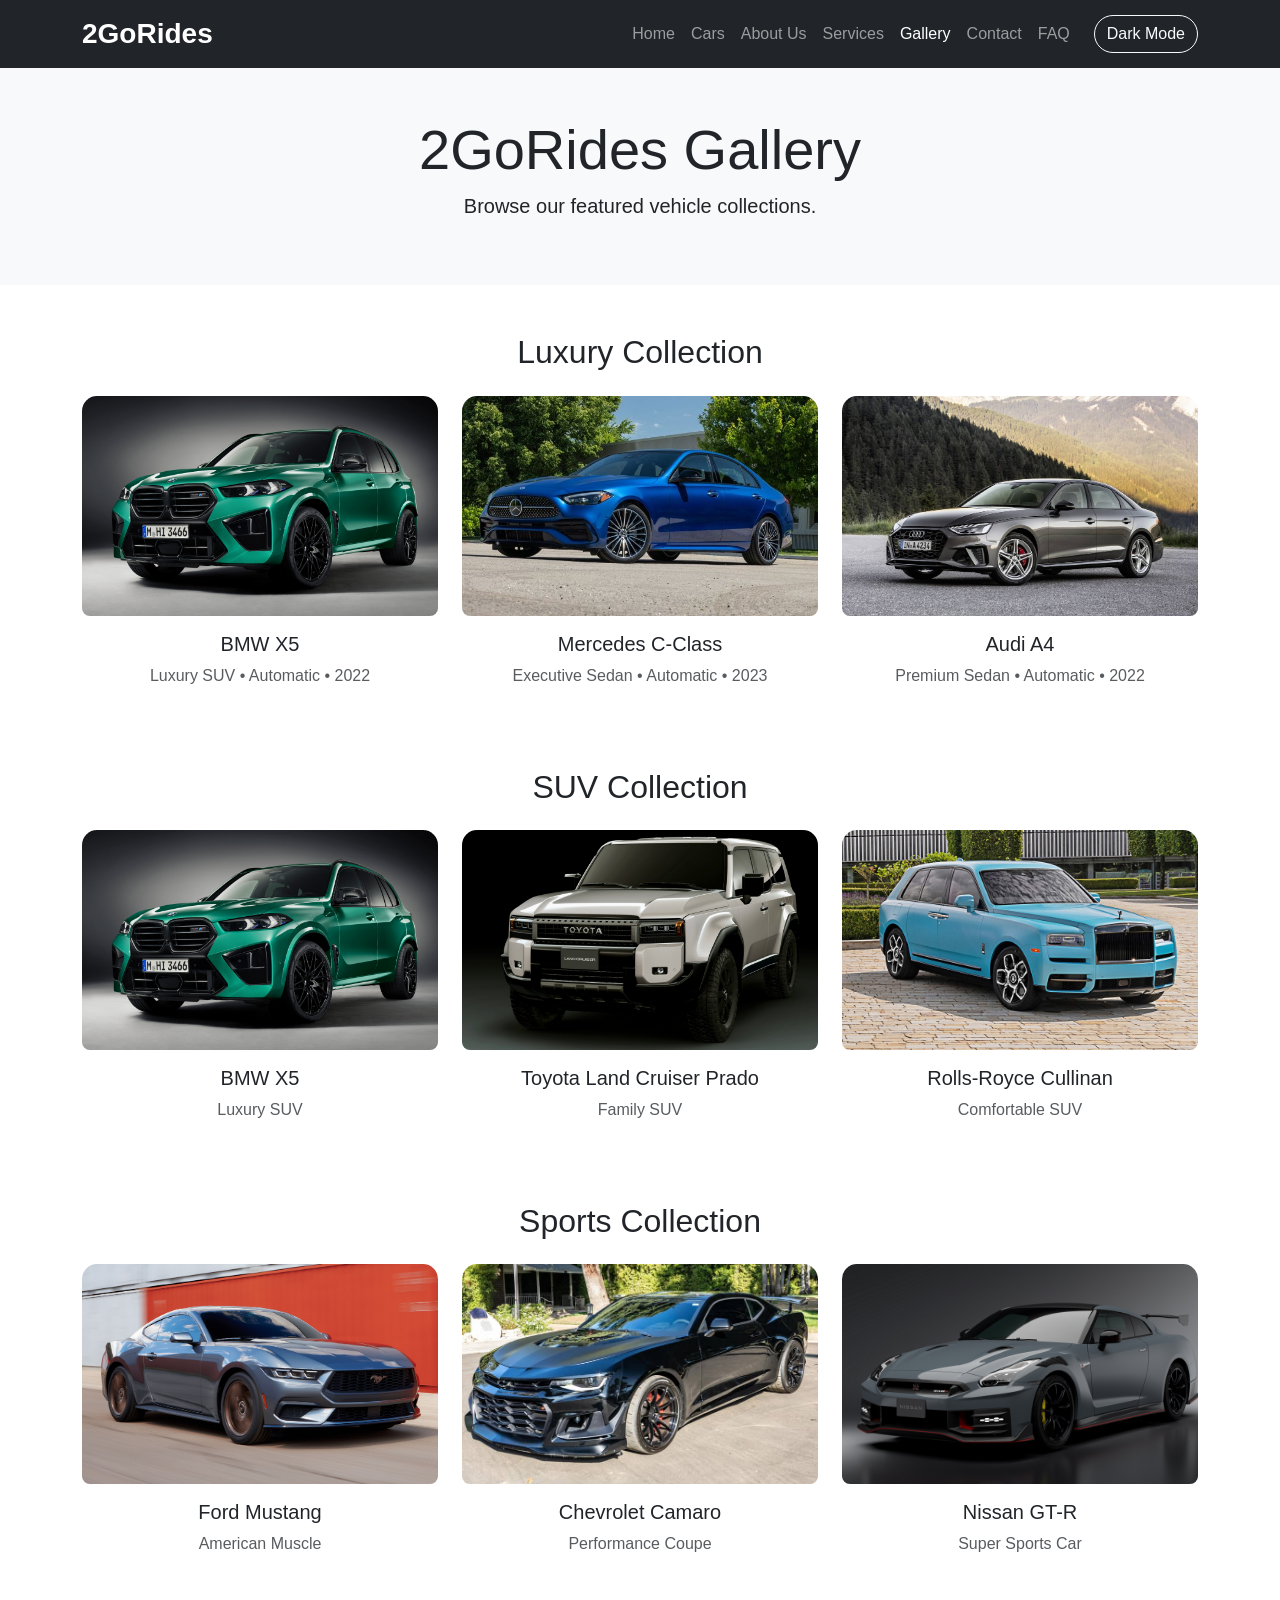
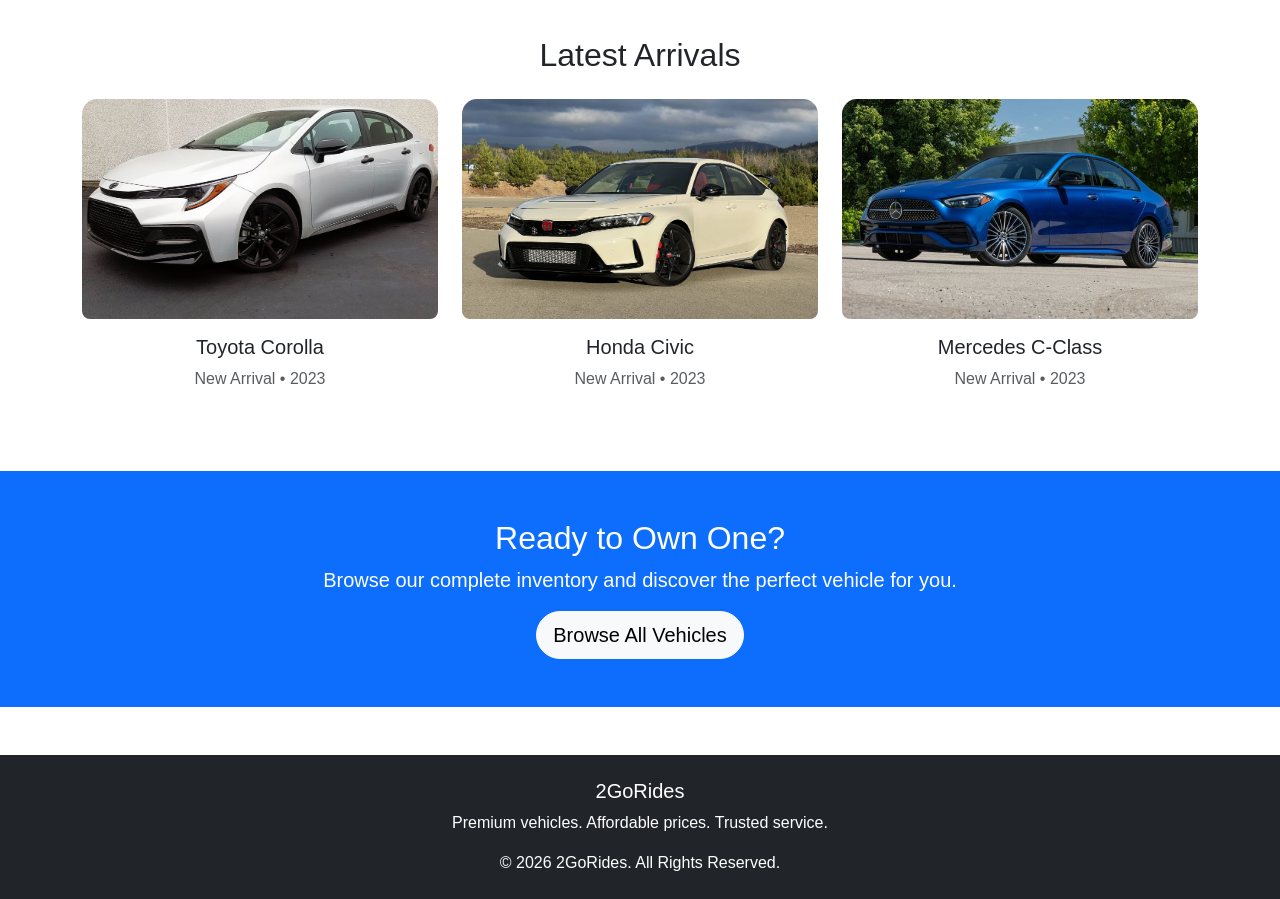
<file: gallery.html>
<!doctype html>
<html lang="en">
   <head>
      <meta charset="utf-8">
      <meta name="viewport" content="width=device-width, initial-scale=1">
      <title>Gallery - 2GoRides</title>
      <link href="https://cdn.jsdelivr.net/npm/bootstrap@5.3.8/dist/css/bootstrap.min.css" rel="stylesheet">
      <link rel="stylesheet" href="styles.css">
   </head>
   <body>
      <nav class="navbar navbar-expand-lg navbar-dark bg-dark">
         <div class="container">
            <a class="navbar-brand" href="index.html">
            2GoRides
            </a>
            <button class="navbar-toggler"
               type="button"
               data-bs-toggle="collapse"
               data-bs-target="#navbarNav">
            <span class="navbar-toggler-icon"></span>
            </button>
            <div class="collapse navbar-collapse"
               id="navbarNav">
               <ul class="navbar-nav ms-auto">
                  <li class="nav-item">
                     <a class="nav-link" href="index.html">Home</a>
                  </li>
                  <li class="nav-item">
                     <a class="nav-link" href="cars.html">Cars</a>
                  </li>
                  <li class="nav-item">
                     <a class="nav-link" href="about.html">About Us</a>
                  </li>
                  <li class="nav-item">
                     <a class="nav-link" href="services.html">Services</a>
                  </li>
                  <li class="nav-item">
                     <a class="nav-link active" href="gallery.html">Gallery</a>
                  </li>
                  <li class="nav-item">
                     <a class="nav-link" href="contact.html">Contact</a>
                  </li>
                  <li class="nav-item">
                     <a class="nav-link" href="faq.html">FAQ</a>
                  </li>
               </ul>
               <button id="darkModeBtn"
                  class="btn btn-outline-light ms-3">
               Dark Mode
               </button>
            </div>
         </div>
      </nav>
      <section class="bg-light py-5">
         <div class="container text-center">
            <h1 class="display-4">
               2GoRides Gallery
            </h1>
            <p class="lead">
               Browse our featured vehicle collections.
            </p>
         </div>
      </section>
      <!-- Luxury Collection -->
      <div class="container my-5">
         <h2 class="text-center mb-4">
            Luxury Collection
         </h2>
         <div class="row g-4">
            <div class="col-md-4">
               <div class="card h-100">
                  <img src="cars/bmw-x5.jpg" class="card-img-top">
                  <div class="card-body text-center">
                     <h5>BMW X5</h5>
                     <p class="text-muted">
                        Luxury SUV • Automatic • 2022
                     </p>
                  </div>
               </div>
            </div>
            <div class="col-md-4">
               <div class="card h-100">
                  <img src="cars/cclass.jpg" class="card-img-top">
                  <div class="card-body text-center">
                     <h5>Mercedes C-Class</h5>
                     <p class="text-muted">
                        Executive Sedan • Automatic • 2023
                     </p>
                  </div>
               </div>
            </div>
            <div class="col-md-4">
               <div class="card h-100">
                  <img src="cars/audi-a4.jpg" class="card-img-top">
                  <div class="card-body text-center">
                     <h5>Audi A4</h5>
                     <p class="text-muted">
                        Premium Sedan • Automatic • 2022
                     </p>
                  </div>
               </div>
            </div>
         </div>
      </div>
      <!-- SUV Collection -->
      <div class="container my-5">
         <h2 class="text-center mb-4">
            SUV Collection
         </h2>
         <div class="row g-4">
            <div class="col-md-4">
               <div class="card h-100">
                  <img src="cars/bmw-x5.jpg" class="card-img-top">
                  <div class="card-body text-center">
                     <h5>BMW X5</h5>
                     <p class="text-muted">
                        Luxury SUV
                     </p>
                  </div>
               </div>
            </div>
            <div class="col-md-4">
               <div class="card h-100">
                  <img src="cars/prado.jpeg" class="card-img-top">
                  <div class="card-body text-center">
                     <h5>Toyota Land Cruiser Prado</h5>
                     <p class="text-muted">
                        Family SUV
                     </p>
                  </div>
               </div>
            </div>
            <div class="col-md-4">
               <div class="card h-100">
                  <img src="cars/rolls.jpg" class="card-img-top">
                  <div class="card-body text-center">
                     <h5>Rolls-Royce Cullinan</h5>
                     <p class="text-muted">
                        Comfortable SUV
                     </p>
                  </div>
               </div>
            </div>
         </div>
      </div>
      <!-- Sports Collection -->
      <div class="container my-5">
         <h2 class="text-center mb-4">
            Sports Collection
         </h2>
         <div class="row g-4">
            <div class="col-md-4">
               <div class="card h-100">
                  <img src="cars/mustang.jpg" class="card-img-top">
                  <div class="card-body text-center">
                     <h5>Ford Mustang</h5>
                     <p class="text-muted">
                        American Muscle
                     </p>
                  </div>
               </div>
            </div>
            <div class="col-md-4">
               <div class="card h-100">
                  <img src="cars/camaro.jpg" class="card-img-top">
                  <div class="card-body text-center">
                     <h5>Chevrolet Camaro</h5>
                     <p class="text-muted">
                        Performance Coupe
                     </p>
                  </div>
               </div>
            </div>
            <div class="col-md-4">
               <div class="card h-100">
                  <img src="cars/gtr.jpg" class="card-img-top">
                  <div class="card-body text-center">
                     <h5>Nissan GT-R</h5>
                     <p class="text-muted">
                        Super Sports Car
                     </p>
                  </div>
               </div>
            </div>
         </div>
      </div>
      <!-- Latest Arrivals -->
      <div class="container my-5">
         <h2 class="text-center mb-4">
            Latest Arrivals
         </h2>
         <div class="row g-4">
            <div class="col-md-4">
               <div class="card h-100">
                  <img src="cars/corolla.jpg" class="card-img-top">
                  <div class="card-body text-center">
                     <h5>Toyota Corolla</h5>
                     <p class="text-muted">
                        New Arrival • 2023
                     </p>
                  </div>
               </div>
            </div>
            <div class="col-md-4">
               <div class="card h-100">
                  <img src="cars/civic.jpg" class="card-img-top">
                  <div class="card-body text-center">
                     <h5>Honda Civic</h5>
                     <p class="text-muted">
                        New Arrival • 2023
                     </p>
                  </div>
               </div>
            </div>
            <div class="col-md-4">
               <div class="card h-100">
                  <img src="cars/cclass.jpg" class="card-img-top">
                  <div class="card-body text-center">
                     <h5>Mercedes C-Class</h5>
                     <p class="text-muted">
                        New Arrival • 2023
                     </p>
                  </div>
               </div>
            </div>
         </div>
      </div>
      <section class="bg-primary text-white py-5">
         <div class="container text-center">
            <h2>
               Ready to Own One?
            </h2>
            <p class="lead">
               Browse our complete inventory and discover the perfect vehicle for you.
            </p>
            <a href="cars.html"
               class="btn btn-light btn-lg">
            Browse All Vehicles
            </a>
         </div>
      </section>
      <footer class="bg-dark text-white mt-5">
         <div class="container text-center py-4">
            <h5>2GoRides</h5>
            <p>
               Premium vehicles. Affordable prices. Trusted service.
            </p>
            <p class="mb-0">
               © 2026 2GoRides. All Rights Reserved.
            </p>
         </div>
      </footer>
      <script src="script.js"></script>
      <script src="https://cdn.jsdelivr.net/npm/bootstrap@5.3.8/dist/js/bootstrap.bundle.min.js"></script>
   </body>
</html>
</file>
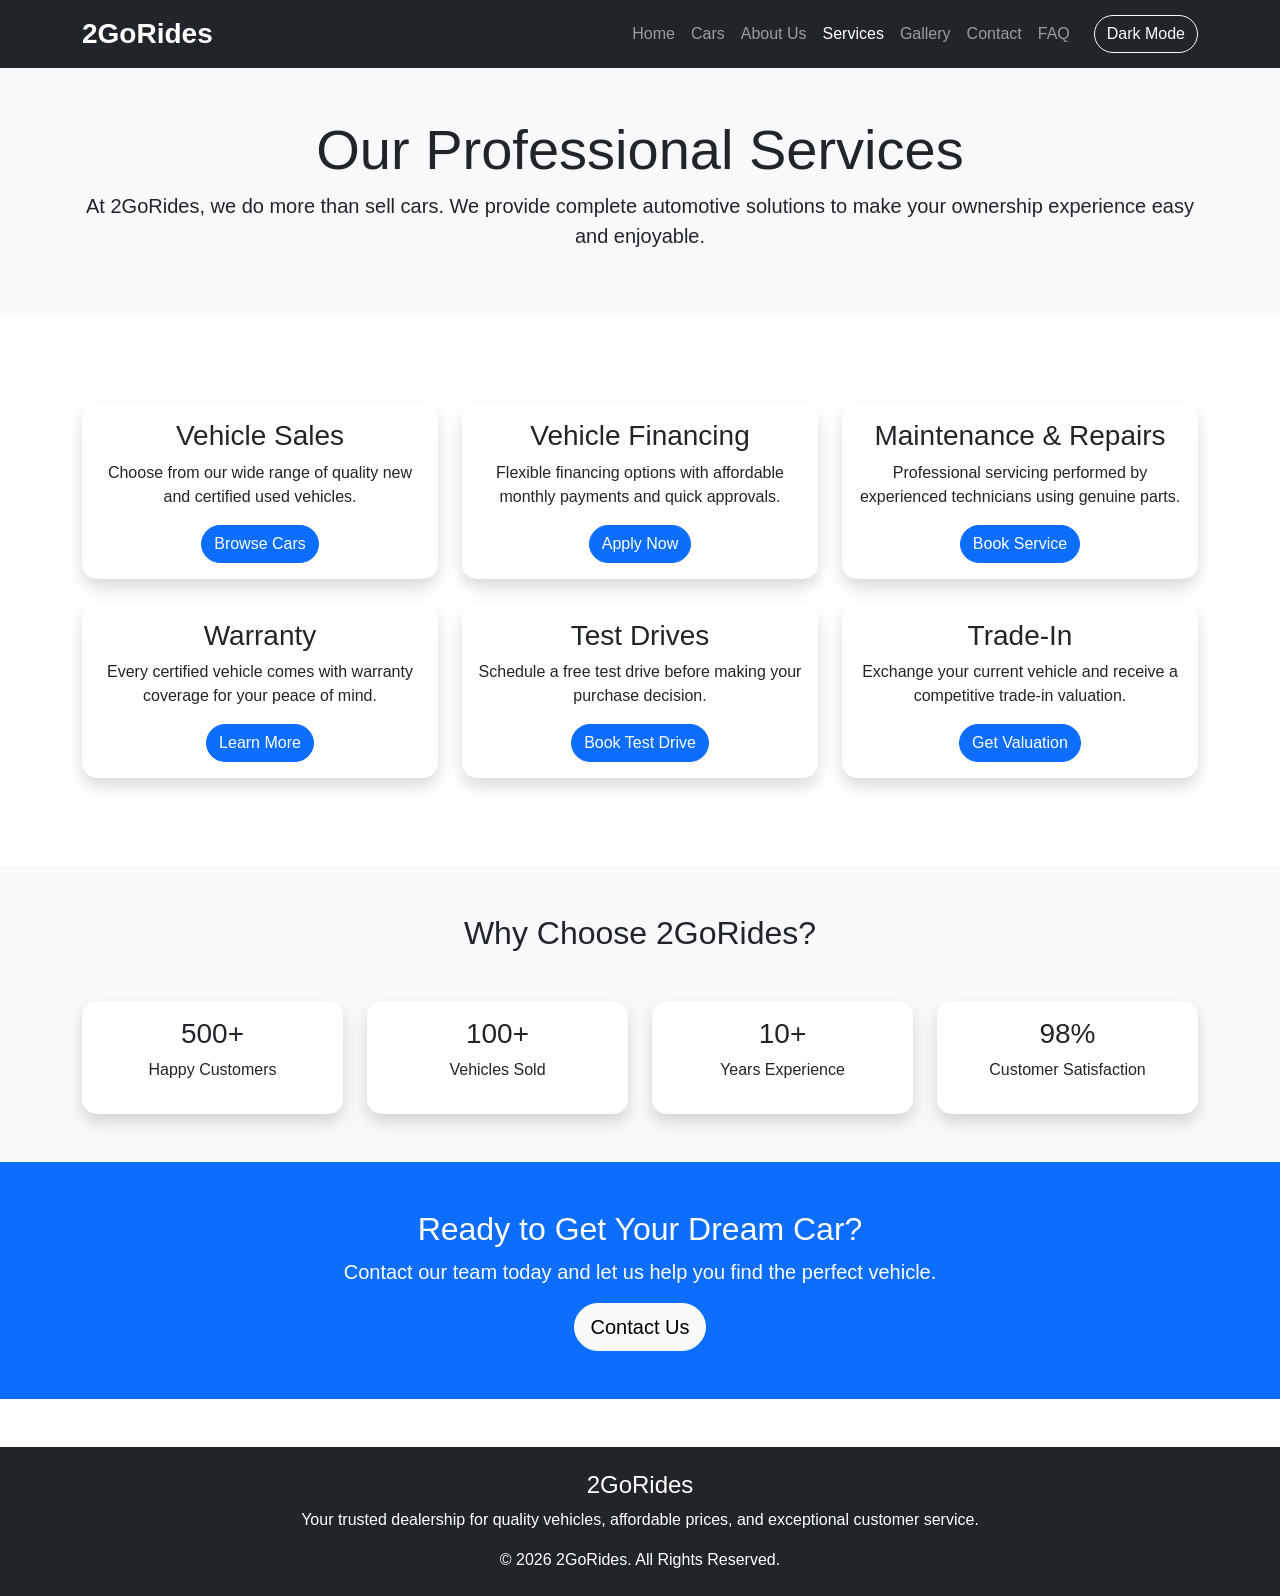
<file: services.html>
<!doctype html>
<html lang="en">
   <head>
      <meta charset="utf-8">
      <meta name="viewport" content="width=device-width, initial-scale=1">
      <title>Services - 2GoRides</title>
      <link href="https://cdn.jsdelivr.net/npm/bootstrap@5.3.8/dist/css/bootstrap.min.css" rel="stylesheet">
      <link rel="stylesheet" href="styles.css">
   </head>
   <body>
      <nav class="navbar navbar-expand-lg navbar-dark bg-dark">
         <div class="container">
            <a class="navbar-brand" href="index.html">2GoRides</a>
            <button class="navbar-toggler"
               type="button"
               data-bs-toggle="collapse"
               data-bs-target="#navbarNav">
            <span class="navbar-toggler-icon"></span>
            </button>
            <div class="collapse navbar-collapse" id="navbarNav">
               <ul class="navbar-nav ms-auto">
                  <li class="nav-item">
                     <a class="nav-link" href="index.html">Home</a>
                  </li>
                  <li class="nav-item">
                     <a class="nav-link" href="cars.html">Cars</a>
                  </li>
                  <li class="nav-item">
                     <a class="nav-link" href="about.html">About Us</a>
                  </li>
                  <li class="nav-item">
                     <a class="nav-link active" href="services.html">Services</a>
                  </li>
                  <li class="nav-item">
                     <a class="nav-link" href="gallery.html">Gallery</a>
                  </li>
                  <li class="nav-item">
                     <a class="nav-link" href="contact.html">Contact</a>
                  </li>
                  <li class="nav-item">
                     <a class="nav-link" href="faq.html">FAQ</a>
                  </li>
               </ul>
               <button id="darkModeBtn" class="btn btn-outline-light ms-3">
               Dark Mode
               </button>
            </div>
         </div>
      </nav>
      <section class="bg-light py-5">
         <div class="container text-center">
            <h1 class="display-4">
               Our Professional Services
            </h1>
            <p class="lead">
               At 2GoRides, we do more than sell cars. We provide complete automotive solutions to make your ownership experience easy and enjoyable.
            </p>
         </div>
      </section>
      <section class="container my-5">
         <div class="row g-4">
            <div class="col-lg-4">
               <div class="card h-100 shadow">
                  <div class="card-body text-center">
                     <h3>Vehicle Sales</h3>
                     <p>
                        Choose from our wide range of quality new and certified used vehicles.
                     </p>
                     <a href="cars.html" class="btn btn-primary">
                     Browse Cars
                     </a>
                  </div>
               </div>
            </div>
            <div class="col-lg-4">
               <div class="card h-100 shadow">
                  <div class="card-body text-center">
                     <h3>Vehicle Financing</h3>
                     <p>
                        Flexible financing options with affordable monthly payments and quick approvals.
                     </p>
                     <a href="contact.html" class="btn btn-primary">
                     Apply Now
                     </a>
                  </div>
               </div>
            </div>
            <div class="col-lg-4">
               <div class="card h-100 shadow">
                  <div class="card-body text-center">
                     <h3>Maintenance & Repairs</h3>
                     <p>
                        Professional servicing performed by experienced technicians using genuine parts.
                     </p>
                     <a href="contact.html" class="btn btn-primary">
                     Book Service
                     </a>
                  </div>
               </div>
            </div>
            <div class="col-lg-4">
               <div class="card h-100 shadow">
                  <div class="card-body text-center">
                     <h3>Warranty</h3>
                     <p>
                        Every certified vehicle comes with warranty coverage for your peace of mind.
                     </p>
                     <a href="contact.html" class="btn btn-primary">
                     Learn More
                     </a>
                  </div>
               </div>
            </div>
            <div class="col-lg-4">
               <div class="card h-100 shadow">
                  <div class="card-body text-center">
                     <h3>Test Drives</h3>
                     <p>
                        Schedule a free test drive before making your purchase decision.
                     </p>
                     <a href="contact.html" class="btn btn-primary">
                     Book Test Drive
                     </a>
                  </div>
               </div>
            </div>
            <div class="col-lg-4">
               <div class="card h-100 shadow">
                  <div class="card-body text-center">
                     <h3> Trade-In</h3>
                     <p>
                        Exchange your current vehicle and receive a competitive trade-in valuation.
                     </p>
                     <a href="contact.html" class="btn btn-primary">
                     Get Valuation
                     </a>
                  </div>
               </div>
            </div>
         </div>
      </section>
      <section class="bg-light py-5">
         <div class="container">
            <h2 class="text-center mb-5">
               Why Choose 2GoRides?
            </h2>
            <div class="row text-center g-4">
               <div class="col-md-3">
                  <div class="card shadow">
                     <div class="card-body">
                        <h3>500+</h3>
                        <p>Happy Customers</p>
                     </div>
                  </div>
               </div>
               <div class="col-md-3">
                  <div class="card shadow">
                     <div class="card-body">
                        <h3>100+</h3>
                        <p>Vehicles Sold</p>
                     </div>
                  </div>
               </div>
               <div class="col-md-3">
                  <div class="card shadow">
                     <div class="card-body">
                        <h3>10+</h3>
                        <p>Years Experience</p>
                     </div>
                  </div>
               </div>
               <div class="col-md-3">
                  <div class="card shadow">
                     <div class="card-body">
                        <h3>98%</h3>
                        <p>Customer Satisfaction</p>
                     </div>
                  </div>
               </div>
            </div>
         </div>
      </section>
      <section class="bg-primary text-white py-5">
         <div class="container text-center">
            <h2>
               Ready to Get Your Dream Car?
            </h2>
            <p class="lead">
               Contact our team today and let us help you find the perfect vehicle.
            </p>
            <a href="contact.html" class="btn btn-light btn-lg">
            Contact Us
            </a>
         </div>
      </section>
      <footer class="bg-dark text-white mt-5">
         <div class="container text-center py-4">
            <h4>
               2GoRides
            </h4>
            <p>
               Your trusted dealership for quality vehicles, affordable prices, and exceptional customer service.
            </p>
            <p class="mb-0">
               © 2026 2GoRides. All Rights Reserved.
            </p>
         </div>
      </footer>
      <script src="script.js"></script>
      <script src="https://cdn.jsdelivr.net/npm/bootstrap@5.3.8/dist/js/bootstrap.bundle.min.js"></script>
   </body>
</html>
</file>
<file: styles.css>
/* ===========================
        GENERAL STYLES
=========================== */

body{

    font-family: Arial, Helvetica, sans-serif;
    transition:0.3s;

}

.navbar-brand{

    font-weight:bold;
    font-size:28px;

}

section{

    padding-top:40px;
    padding-bottom:40px;

}

/* ===========================
          CARDS
=========================== */

.card{

    border:none;
    border-radius:15px;
    transition:0.4s;
    overflow:hidden;

}

.card:hover{

    transform:translateY(-10px);
    box-shadow:0 10px 20px rgba(0,0,0,.25);

}

.card img{

    height:220px;
    object-fit:cover;

}

/* ===========================
         BUTTONS
=========================== */

.btn{

    border-radius:30px;

}

/* ===========================
          IMAGES
=========================== */

img{

    border-radius:8px;

}

/* ===========================
          BADGES
=========================== */

.badge{

    font-size:15px;

}

/* ===========================
          FOOTER
=========================== */

footer{

    margin-top:40px;

}

/* ===========================
        DARK MODE
=========================== */

body.dark-mode{

    background:#121212;
    color:white;

}

body.dark-mode .navbar{

    background:#000 !important;

}

body.dark-mode .bg-light{

    background:#1b1b1b !important;

}

body.dark-mode section{

    color:white;

}

body.dark-mode .card{

    background:#1f1f1f;
    color:white;
    border:1px solid #444;

}

body.dark-mode .card h1,
body.dark-mode .card h2,
body.dark-mode .card h3,
body.dark-mode .card h4,
body.dark-mode .card h5,
body.dark-mode .card p{

    color:white;

}

body.dark-mode table{

    color:white;

}

body.dark-mode .table{

    color:white;

}

body.dark-mode .table th,
body.dark-mode .table td{

    border-color:#555;

}

body.dark-mode .list-group-item{

    background:#222;
    color:white;
    border-color:#444;

}

body.dark-mode .form-control{

    background:#2b2b2b;
    color:white;
    border:1px solid #555;

}

body.dark-mode .form-control::placeholder{

    color:#cccccc;

}

body.dark-mode .form-control:focus{

    background:#333;
    color:white;
    border-color:#777;

}

body.dark-mode footer{

    background:#000 !important;

}

body.dark-mode .btn-outline-light{

    color:white;
    border-color:white;

}

body.dark-mode .btn-outline-light:hover{

    background:white;
    color:black;

}

body.dark-mode .text-dark{

    color:white !important;

}

body.dark-mode .bg-white{

    background:#1f1f1f !important;

}

body.dark-mode .alert{

    background:#1f1f1f;
    color:white;
    border:none;

}
</file>
